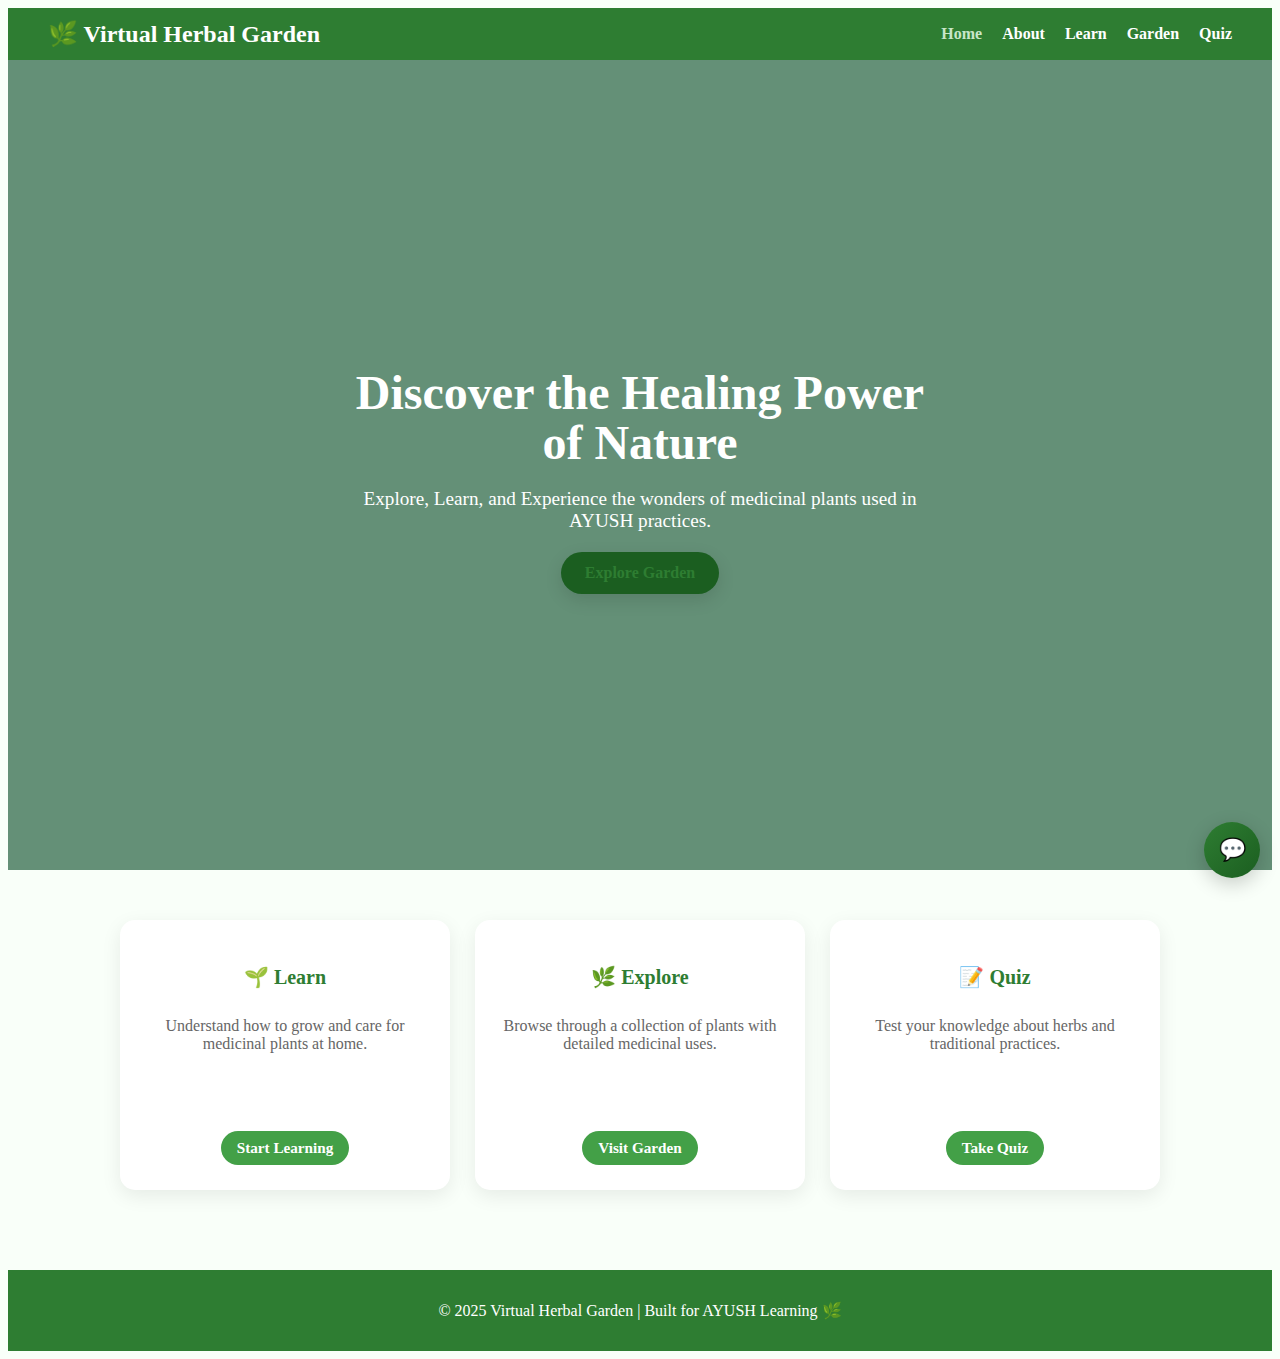
<file: index.html>
<!DOCTYPE html>
<html lang="en">
<head>
  <meta charset="UTF-8">
  <meta name="viewport" content="width=device-width, initial-scale=1.0">
  <title>Virtual Herbal Garden</title>
  <link rel="stylesheet" href="common.css">
  <link rel="stylesheet" href="home.css">
</head>

<body>
  <!-- Navbar -->
  <nav class="navbar">
    <h2>🌿 Virtual Herbal Garden</h2>
    <ul>
      <li><a href="index.html" class="active">Home</a></li>
      <li><a href="about.html">About</a></li>
      <li><a href="learn.html">Learn</a></li>
      <li><a href="garden.html">Garden</a></li>
      <li><a href="quiz.html">Quiz</a></li>
    </ul>
    
  </nav>

  <!-- Hero Section -->
  <section class="hero">
    <div class="hero-content">
      <h1>Discover the Healing Power of Nature</h1>
      <p>Explore, Learn, and Experience the wonders of medicinal plants used in AYUSH practices.</p>
      <a href="garden.html" class="btn">Explore Garden</a>
    </div>
  </section>

  <!-- Highlights Section -->
  <section class="highlights">
    <div class="card">
      <h3>🌱 Learn</h3>
      <p>Understand how to grow and care for medicinal plants at home.</p>
      <a href="learn.html" class="btn-small">Start Learning</a>
    </div>
    <div class="card">
      <h3>🌿 Explore</h3>
      <p>Browse through a collection of plants with detailed medicinal uses.</p>
      <a href="garden.html" class="btn-small">Visit Garden</a>
    </div>
    <div class="card">
      <h3>📝 Quiz</h3>
      <p>Test your knowledge about herbs and traditional practices.</p>
      <a href="quiz.html" class="btn-small">Take Quiz</a>
    </div>
  </section>

  <!-- Local Chatbot -->
  <div id="chatbot">
    <button id="chat-toggle" aria-label="Open chat">💬</button>

    <div id="chat-window" aria-hidden="true">
      <div class="chat-header">
        <div>
          <strong>Herbal Assistant</strong>
          <div class="chat-sub">Ask about plants, growth, or 3D models</div>
        </div>
        <button id="chat-close" aria-label="Close chat">✕</button>
      </div>

      <div id="chat-messages" role="log" aria-live="polite"></div>

      <div class="chat-controls">
        <input id="chat-input" type="text" placeholder="e.g. How to grow Tulsi? or list ayurveda plants" />
        <button id="chat-send">Send</button>
      </div>

      <div class="chat-suggests" id="chat-suggests"></div>
    </div>
  </div>
  

  <!-- End Chatbot -->

  <!-- Footer -->
  <footer>
    <p>© 2025 Virtual Herbal Garden | Built for AYUSH Learning 🌿</p>
  </footer>

  <script src="chatbot.js"></script>
</body>
</html>
</file>
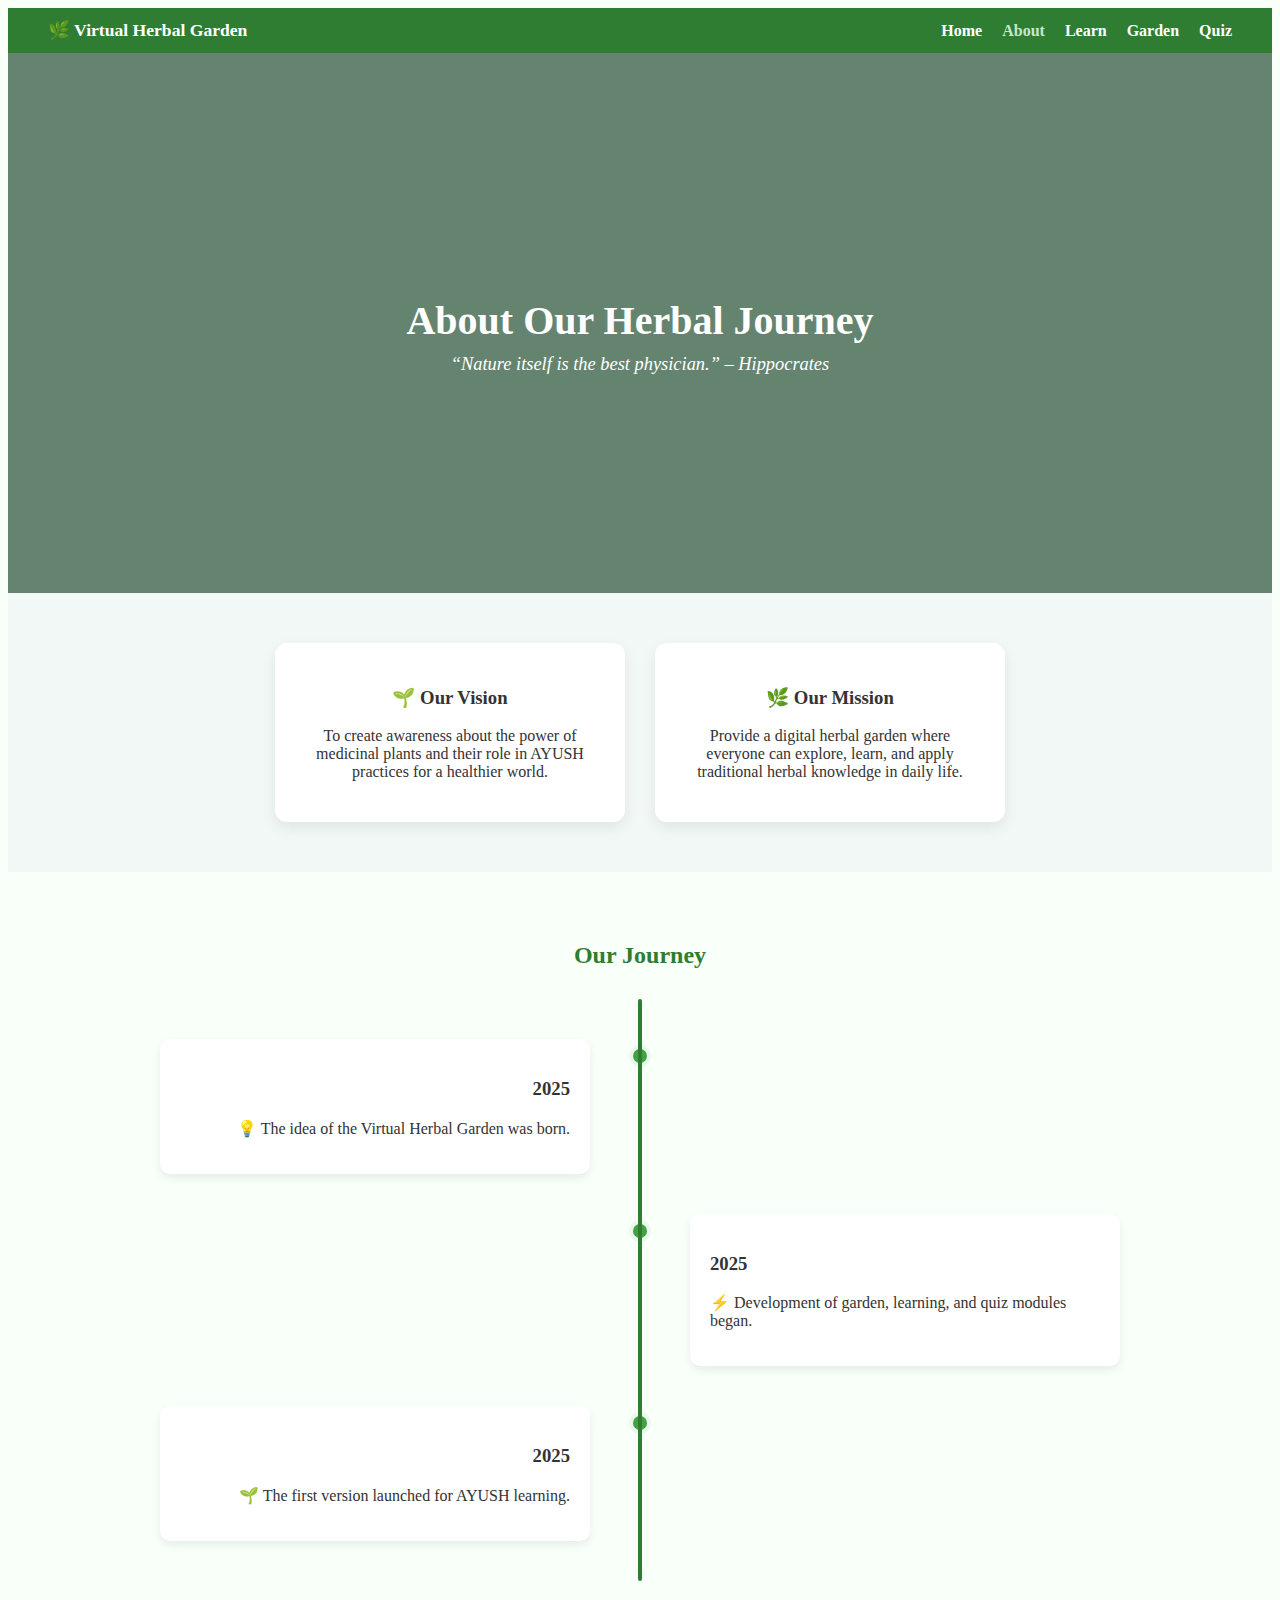
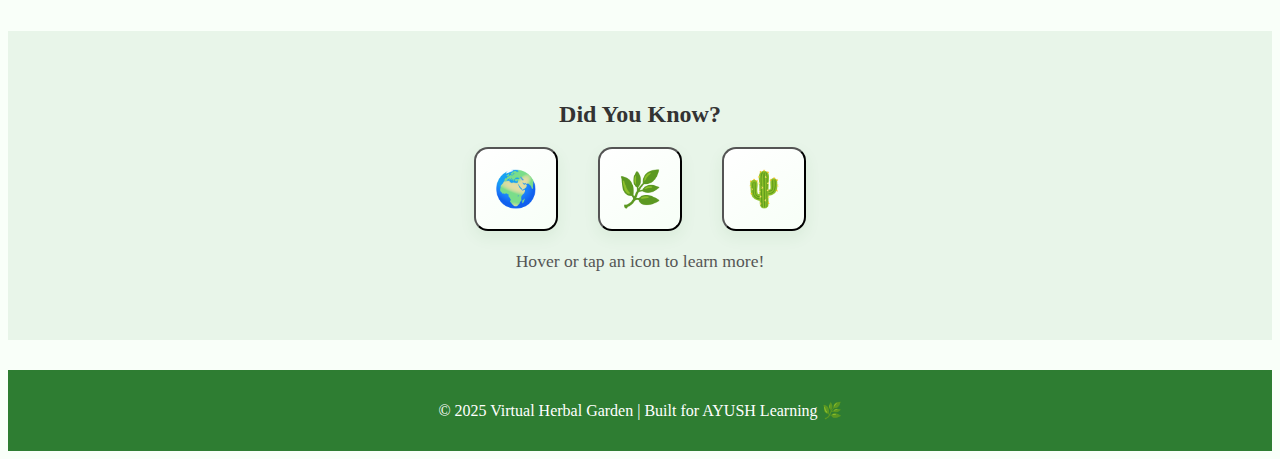
<file: about.html>
<!DOCTYPE html>
<html lang="en">
<head>
  <meta charset="UTF-8">
  <meta name="viewport" content="width=device-width, initial-scale=1.0">
  <title>About | Virtual Herbal Garden</title>
  <link rel="stylesheet" href="common.css">
  <link rel="stylesheet" href="about.css">
</head>
<body>
  <!-- Navbar -->
  <nav class="navbar">
    <h2>🌿 Virtual Herbal Garden</h2>
    <ul>
      <li><a href="index.html">Home</a></li>
      <li><a href="about.html" class="active">About</a></li>
      <li><a href="learn.html">Learn</a></li>
      <li><a href="garden.html">Garden</a></li>
      <li><a href="quiz.html">Quiz</a></li>
    </ul>
  </nav>

  <!-- Hero Section -->
  <section class="about-hero">
    <div class="overlay"></div>
    <div class="hero-text">
      <h1>About Our Herbal Journey</h1>
      <p>“Nature itself is the best physician.” – Hippocrates</p>
    </div>
  </section>

  <!-- Mission & Vision -->
  <section class="vision-mission">
    <div class="card">
      <h3>🌱 Our Vision</h3>
      <p>To create awareness about the power of medicinal plants and their role in AYUSH practices for a healthier world.</p>
    </div>
    <div class="card">
      <h3>🌿 Our Mission</h3>
      <p>Provide a digital herbal garden where everyone can explore, learn, and apply traditional herbal knowledge in daily life.</p>
    </div>
  </section>

  <!-- Timeline -->
  <section class="timeline">
    <h2>Our Journey</h2>
    <div class="timeline-container">
      <div class="timeline-item left">
        <div class="content">
          <h3>2025</h3>
          <p>💡 The idea of the Virtual Herbal Garden was born.</p>
        </div>
      </div>
      <div class="timeline-item right">
        <div class="content">
          <h3>2025</h3>
          <p>⚡ Development of garden, learning, and quiz modules began.</p>
        </div>
      </div>
      <div class="timeline-item left">
        <div class="content">
          <h3>2025</h3>
          <p>🌱 The first version launched for AYUSH learning.</p>
        </div>
      </div>
    </div>
  </section>

  <!-- Fun Facts -->
  <section class="fun-facts">
    <h2>Did You Know?</h2>
    <div class="fact-container">
      <button class="fact" data-fact="80% of the world relies on herbal medicine" aria-label="Herbal Medicine Fact">🌍</button>
      <button class="fact" data-fact="Tulsi is called the ‘Queen of Herbs’" aria-label="Tulsi Fact">🌿</button>
      <button class="fact" data-fact="Aloe Vera is known as the ‘plant of immortality’" aria-label="Aloe Vera Fact">🌵</button>
    </div>
    <p id="fact-display">Hover or tap an icon to learn more!</p>
  </section>

  <!-- Footer -->
  <footer>
    <p>© 2025 Virtual Herbal Garden | Built for AYUSH Learning 🌿</p>
  </footer>

  <script src="about.js"></script>
</body>
</html>
</file>
<file: common.css>
/* ================== THEME VARIABLES ================== */
:root {
  --bg-color: #f9fff9;
  --text-color: #333;
  --muted: #666;
  --navbar-bg: #2e7d32;
  --card-bg: #ffffff;
  --card-shadow: 0 6px 20px rgba(0,0,0,0.08);
  --accent: #1b5e20;
  --glass: rgba(255,255,255,0.6);
}

body {
  background: var(--bg-color);
  color: var(--text-color);
  transition: background 300ms ease, color 300ms ease;
}

body.dark-mode {
  --bg-color: #0f1113;
  --text-color: #e6eee6;
  --muted: #aebdb0;
  --navbar-bg: #0b3b12;
  --card-bg: rgba(255,255,255,0.04);
  --card-shadow: 0 6px 20px rgba(0,0,0,0.4);
  --accent: #66bb6a;
  --glass: rgba(255,255,255,0.03);
}

/* ================== NAVBAR ================== */
.navbar {
  display: flex;
  justify-content: space-between;
  align-items: center;
  background: #2e7d32;
  padding: 12px 40px;
  color: #fff;
  transition: background 300ms ease;
}
.navbar h2 {
  margin: 0;
  font-size: 1.5rem;
}
.navbar ul {
  list-style: none;
  display: flex;
  gap: 20px;
  margin: 0;
  padding: 0;
}
.navbar ul li a {
  color: #fff;
  text-decoration: none;
  font-weight: bold;
  transition: color 0.3s, transform 0.2s;
}
.navbar ul li a:hover,
.navbar ul li a.active {
  color: #c8e6c9;
  transform: scale(1.05);
}

/* ================== THEME TOGGLE ================== */
.theme-toggle {
  background: transparent;
  color: white;
  border: 1px solid rgba(255,255,255,0.12);
  padding: 6px 10px;
  border-radius: 10px;
  cursor: pointer;
  font-size: 1.1rem;
  transition: transform 160ms ease, background 200ms ease, box-shadow 200ms ease;
  margin-left: 10px;
}
.theme-toggle:hover {
  transform: translateY(-2px);
  box-shadow: 0 6px 14px rgba(0,0,0,0.2);
}

/* ================== FOOTER ================== */
footer {
  background: #2e7d32;
  color: #fff;
  text-align: center;
  padding: 15px 0;
  margin-top: 30px;
}
/* ===== Chatbot Styles ===== */
#chatbot {
  position: fixed;
  right: 20px;
  bottom: 22px;
  z-index: 1200;
  font-family: Arial, sans-serif;
}

/* Floating button */
#chat-toggle {
  width: 56px;
  height: 56px;
  border-radius: 50%;
  border: none;
  background: linear-gradient(135deg, #2e7d32, #1b5e20);
  color: #fff;
  font-size: 22px;
  cursor: pointer;
  box-shadow: 0 6px 20px rgba(0,0,0,0.2);
}

/* Panel */
#chat-window {
  width: 360px;
  max-width: calc(100vw - 40px);
  height: 520px;
  display: none;
  flex-direction: column;
  background: #fff;
  border-radius: 12px;
  box-shadow: 0 10px 30px rgba(0,0,0,0.25);
  overflow: hidden;
  margin-bottom: 12px;
}

/* Header */
.chat-header {
  display: flex;
  justify-content: space-between;
  align-items: center;
  background: linear-gradient(90deg,#e8f5e9,#f1fff1);
  padding: 12px 14px;
  border-bottom: 1px solid #e0efe0;
}
.chat-header strong { color: #1b5e20; display:block; }
.chat-sub { font-size: 12px; color: #4b7a4b; margin-top:4px; }

/* Messages area */
#chat-messages {
  flex: 1;
  padding: 12px;
  overflow-y: auto;
  background: #fafdf9;
}
.msg {
  display: block;
  margin-bottom: 10px;
  max-width: 80%;
  padding: 10px 12px;
  border-radius: 10px;
  line-height: 1.3;
}
.msg.bot {
  background: #fff;
  color: #222;
  box-shadow: 0 2px 8px rgba(0,0,0,0.04);
}
.msg.user {
  background: #2e7d32;
  color: white;
  margin-left: auto;
}

/* Controls */
.chat-controls {
  display: flex;
  gap: 8px;
  padding: 10px;
  border-top: 1px solid #eee;
  background: #fff;
}
#chat-input {
  flex: 1;
  padding: 10px 12px;
  border-radius: 10px;
  border: 1px solid #ddd;
  font-size: 14px;
}
#chat-send {
  background: #2e7d32;
  color: white;
  border: none;
  padding: 10px 14px;
  border-radius: 10px;
  cursor: pointer;
}

/* Suggestion buttons */
.chat-suggests {
  padding: 10px;
  background: #f7fff7;
  display: flex;
  gap: 8px;
  flex-wrap: wrap;
}

.chat-suggests button {
  background: #e8f5e9;
  color: #1b5e20;
  border: none;
  padding: 8px 10px;
  border-radius: 18px;
  cursor: pointer;
  font-size: 13px;
}
.msg.typing {
  opacity: 0.8;
  font-style: italic;
}

.dots::after {
  content: '';
  display: inline-block;
  width: 1ch;
  animation: dots 1s steps(3, end) infinite;
}

@keyframes dots {
  0%, 20% { content: ''; }
  40% { content: '.'; }
  60% { content: '..'; }
  80%, 100% { content: '...'; }
}


/* small screens */
@media (max-width: 520px) {
  #chat-window { width: 92vw; height: 66vh; right: 12px; bottom: 12px; }
  #chat-toggle { width: 50px; height: 50px; }
}
</file>
<file: home.css>
/* ================== HOME.CSS (polished) ================== */
/* Uses theme variables from common.css */


.hero {
  height: 90vh;
  background: url('https://images.unsplash.com/photo-1501004318641-b39e6451bec6') no-repeat center center/cover;
  display: flex;
  justify-content: center;
  align-items: center;
  color: white;
  text-align: center;
  position: relative;
}



.hero::after {
  content: "";
  position: absolute;
  inset: 0;
  background: rgba(0, 70, 32, 0.6);
  pointer-events: none;
}

.hero-content {
  position: relative;
  z-index: 1;
  max-width: 600px;
  padding: 20px;
}

.hero h1 {
  font-size: clamp(1.6rem, 4vw, 3rem);
  margin-bottom: 15px;
  line-height: 1.05;
}

.hero p {
  font-size: clamp(1rem, 2.2vw, 1.2rem);
  margin-bottom: 20px;
}

/* primary CTA */
.btn {
  display: inline-block;
  background: var(--accent, #81c784);
  color: var(--navbar-bg, #2e7d32);
  padding: 12px 24px;
  border-radius: 25px;
  font-size: 1rem;
  text-decoration: none;
  font-weight: 700;
  transition: transform 0.18s ease, box-shadow 0.18s ease, background 0.2s ease;
  box-shadow: 0 6px 18px rgba(0,0,0,0.12);
}
.btn:hover,
.btn:focus {
  background: #66bb6a;
  color: white;
  transform: translateY(-3px);
  outline: none;
  box-shadow: 0 12px 28px rgba(0,0,0,0.14);
}
.btn:focus {
  box-shadow: 0 0 0 4px rgba(102,187,106,0.16);
}

/* ================== HIGHLIGHTS SECTION ================== */
.highlights {
  display: flex;
  justify-content: center;
  align-items: stretch;
  flex-wrap: wrap;
  gap: 25px;
  padding: 50px 20px;
  background-color: var(--bg-color, #f7fdf7);
}

.highlights .card {
  background: var(--card-bg, #fff);
  padding: 25px;
  border-radius: 15px;
  box-shadow: var(--card-shadow, 0 6px 15px rgba(0, 0, 0, 0.1));
  text-align: center;
  width: 280px;
  transition: transform 0.28s ease, box-shadow 0.28s ease;
  display: flex;
  flex-direction: column;
  justify-content: space-between;
  min-height: 220px;
}

.highlights .card:hover,
.highlights .card:focus-within {
  transform: translateY(-8px);
  box-shadow: 0 14px 30px rgba(0,0,0,0.14);
}

/* Card header */
.highlights .card h3 {
  font-size: 1.25rem;
  margin-bottom: 12px;
  color: var(--navbar-bg, #2e7d32);
}

.highlights .card p {
  font-size: 1rem;
  color: var(--muted, #555);
  margin-bottom: 18px;
  flex: 1 0 auto;
}

/* small CTA */
.btn-small {
  align-self: center;
  display: inline-block;
  background: var(--green-mid, #43a047);
  color: white;
  padding: 8px 16px;
  border-radius: 20px;
  font-size: 0.95rem;
  text-decoration: none;
  transition: transform 0.18s ease, box-shadow 0.18s ease;
  font-weight: 600;
}
.btn-small:hover,
.btn-small:focus {
  background: var(--navbar-bg, #2e7d32);
  transform: translateY(-3px);
  outline: none;
  box-shadow: 0 8px 20px rgba(0,0,0,0.12);
}
.btn-small:focus {
  box-shadow: 0 0 0 4px rgba(67,160,71,0.12);
}

/* ================== RESPONSIVE ================== */
@media (max-width: 900px) {
  .highlights {
    gap: 18px;
    padding: 36px 18px;
  }
  .highlights .card { width: calc(50% - 18px); }
}

@media (max-width: 560px) {
  .hero { height: 64vh; padding: 10px 0; }
  .hero-content { padding: 14px; }
  .highlights .card { width: 100%; max-width: 520px; margin-inline: auto; }
  .highlights { padding: 28px 12px; gap: 14px; }
}

/* ================== ACCESSIBILITY HELPERS ================== */
/* provide clear focus outlines for keyboard users */
:focus {
  outline: none;
}
a:focus, button:focus, .card:focus {
  box-shadow: 0 0 0 4px rgba(102,187,106,0.14);
  outline: none;
}

/* subtle entrance animation for hero and cards */
@keyframes fadeInUp {
  from { opacity: 0; transform: translateY(8px); }
  to { opacity: 1; transform: translateY(0); }
}
.hero-content, .highlights .card {
  animation: fadeInUp 0.45s ease both;
}
</file>
<file: about.css>
/* ================== VARIABLES (quick theme) ================== */
:root{
  --green-dark: #2e7d32;
  --green-mid: #43a047;
  --bg-light: #f1f8f6;
  --card-bg: #fff;
  --muted: #555;
  --icon-bg-1: linear-gradient(145deg, #e8f5e9, #ffffff);
  --icon-bg-2: linear-gradient(145deg, #ffffff, #f1fff1);
}

/* ================== NAVBAR ================== */
.navbar {
  display: flex;
  justify-content: space-between;
  align-items: center;
  background: var(--green-dark);
  padding: 12px 40px;
  color: #fff;
  gap: 20px;
}
.navbar h2 {
  margin: 0;
  font-size: 1.1rem;
}
.navbar ul {
  list-style: none;
  display: flex;
  gap: 20px;
  margin: 0;
  padding: 0;
}
.navbar ul li a {
  color: #fff;
  text-decoration: none;
  font-weight: 700;
  transition: color 0.2s ease;
}
.navbar ul li a:hover,
.navbar ul li a.active {
  color: #c8e6c9;
}

/* make navbar wrap on small screens */
@media (max-width: 700px) {
  .navbar{
    flex-wrap: wrap;
    padding: 12px 20px;
  }
  .navbar ul{
    width: 100%;
    justify-content: center;
    flex-wrap: wrap;
    gap: 12px;
  }
}

/* ================== ABOUT HERO ================== */
.about-hero {
  background: url('https://images.unsplash.com/photo-1524592094714-0f0654e20314') no-repeat center center/cover;
  height: 60vh;
  position: relative;
  display: flex;
  justify-content: center;
  align-items: center;
  text-align: center;
}
.about-hero .overlay {
  position: absolute;
  top: 0; left: 0; right: 0; bottom: 0;
  background: rgba(0, 50, 20, 0.6);
}
.hero-text {
  position: relative;
  color: #fff;
  z-index: 1;
  padding: 0 20px;
}
.hero-text h1 {
  font-size: 2.5rem;
  margin-bottom: 10px;
}
.hero-text p {
  font-style: italic;
  font-size: 1.15rem;
  margin: 0 auto;
  max-width: 800px;
}

/* ================== VISION & MISSION ================== */
.vision-mission {
  display: flex;
  justify-content: center;
  gap: 30px;
  padding: 50px 20px;
  background: var(--bg-light);
  flex-wrap: wrap;
}
.vision-mission .card {
  background: var(--card-bg);
  padding: 25px;
  border-radius: 12px;
  box-shadow: 0 6px 15px rgba(0,0,0,0.08);
  width: 300px;
  text-align: center;
}

/* ================== ICON ROW (updated style for emojis/icons) ================== */
/* Use this markup in your HTML:
   <div class="icon-row">
     <button class="icon-box" aria-label="World">🌍</button>
     <button class="icon-box" aria-label="Herbs">🌿</button>
     <button class="icon-box" aria-label="Cactus">🌵</button>
   </div>
*/
.icon-row {
  display: flex;
  justify-content: center;
  align-items: center;
  gap: 28px;
  margin: 24px 0 8px;
  flex-wrap: wrap;
}

.icon-box {
  width: 92px;
  height: 92px;
  background: var(--icon-bg-1);
  border-radius: 18px;
  box-shadow: 0 6px 16px rgba(46,125,50,0.12);
  display: inline-flex;
  justify-content: center;
  align-items: center;
  font-size: 2.2rem;
  transition: transform 0.28s cubic-bezier(.2,.9,.2,1), box-shadow 0.28s, border-color 0.28s;
  cursor: pointer;
  border: 2px solid transparent;
  color: var(--green-dark);
}

/* Hover / focus */
.icon-box:hover,
.icon-box:focus {
  transform: translateY(-8px) scale(1.06);
  box-shadow: 0 12px 26px rgba(46,125,50,0.22);
  border-color: rgba(129,199,132,0.45);
  background: var(--icon-bg-2);
  outline: none;
}

/* Active press effect */
.icon-box:active {
  transform: translateY(-2px) scale(0.98);
  box-shadow: 0 6px 14px rgba(46,125,50,0.14);
}

/* Support keyboard focus visibility */
.icon-box:focus-visible {
  box-shadow: 0 12px 28px rgba(46,125,50,0.26), 0 0 0 6px rgba(102,187,106,0.12);
}

/* Dark mode variants (if used) */
body.dark-mode .icon-box {
  background: rgba(255,255,255,0.03);
  border: 1px solid rgba(255,255,255,0.04);
  color: var(--green-mid);
  box-shadow: 0 6px 16px rgba(0,0,0,0.36);
}
body.dark-mode .icon-box:hover {
  background: rgba(255,255,255,0.06);
}

/* ================== TIMELINE ================== */
.timeline {
  padding: 50px 20px;
  background: #f9fff9;
  text-align: center;
}
.timeline h2 {
  margin-bottom: 30px;
  color: var(--green-dark);
}
.timeline-container {
  position: relative;
  max-width: 1000px;
  margin: auto;
  padding: 20px 0;
}

/* central vertical line */
.timeline-container::after {
  content: "";
  position: absolute;
  width: 4px;
  background: var(--green-dark);
  top: 0; bottom: 0;
  left: 50%;
  transform: translateX(-50%);
  border-radius: 4px;
}

/* items */
.timeline-item {
  padding: 20px;
  width: 50%;
  position: relative;
  box-sizing: border-box;
}
.timeline-item .content {
  background: var(--card-bg);
  padding: 20px;
  border-radius: 10px;
  box-shadow: 0 4px 10px rgba(0,0,0,0.08);
}
.timeline-item.left { left: 0; text-align: right; }
.timeline-item.right { left: 50%; text-align: left; }

/* small marker dot */
.timeline-item::before {
  content: "";
  position: absolute;
  top: 30px;
  width: 14px;
  height: 14px;
  background: var(--green-mid);
  border-radius: 50%;
  box-shadow: 0 0 0 4px rgba(67,160,71,0.08);
}
.timeline-item.left::before { right: -7px; }
.timeline-item.right::before { left: -7px; }

/* align content spacing */
.timeline-item.left .content { margin-right: 30px; }
.timeline-item.right .content { margin-left: 30px; }

/* Responsive: stack timeline vertically on small screens */
@media (max-width: 880px) {
  .timeline-container::after { left: 20px; }
  .timeline-item {
    width: 100%;
    padding-left: 40px;
    margin-bottom: 20px;
  }
  .timeline-item.left,
  .timeline-item.right { left: 0; text-align: left; }
  .timeline-item.left .content,
  .timeline-item.right .content { margin: 0 20px 0 10px; }
  .timeline-item::before { left: 8px; right: auto; top: 28px; }
}

/* ================== FUN FACTS ================== */
.fun-facts {
  padding: 50px 20px;
  text-align: center;
  background: #e8f5e9;
}
.fact-container {
  display: flex;
  justify-content: center;
  gap: 40px;
  font-size: 3rem;
  flex-wrap: wrap;
}
.fact {
  cursor: pointer;
  transition: transform 0.3s ease;
  display: inline-flex;
  justify-content: center;
  align-items: center;
  width: 84px;
  height: 84px;
  border-radius: 14px;
  background: linear-gradient(145deg, #fff, #f7fff7);
  box-shadow: 0 6px 16px rgba(46,125,50,0.08);
  font-size: 2.2rem;
}
.fact:hover {
  transform: scale(1.14);
}
#fact-display {
  margin-top: 20px;
  font-size: 1.1rem;
  color: var(--muted);
}

/* ================== FOOTER ================== */
footer {
  background: var(--green-dark);
  color: white;
  text-align: center;
  padding: 15px;
  margin-top: 30px;
}

/* small helper */
@media (max-width: 480px) {
  .hero-text h1 { font-size: 1.6rem; }
  .hero-text p  { font-size: 1rem; }
  .vision-mission .card { width: 100%; }
  .fact-container { font-size: 2.2rem; gap: 16px; }
  .icon-row { gap: 14px; }
  .icon-box { width: 72px; height: 72px; font-size: 1.8rem; border-radius: 14px; }
}
</file>
